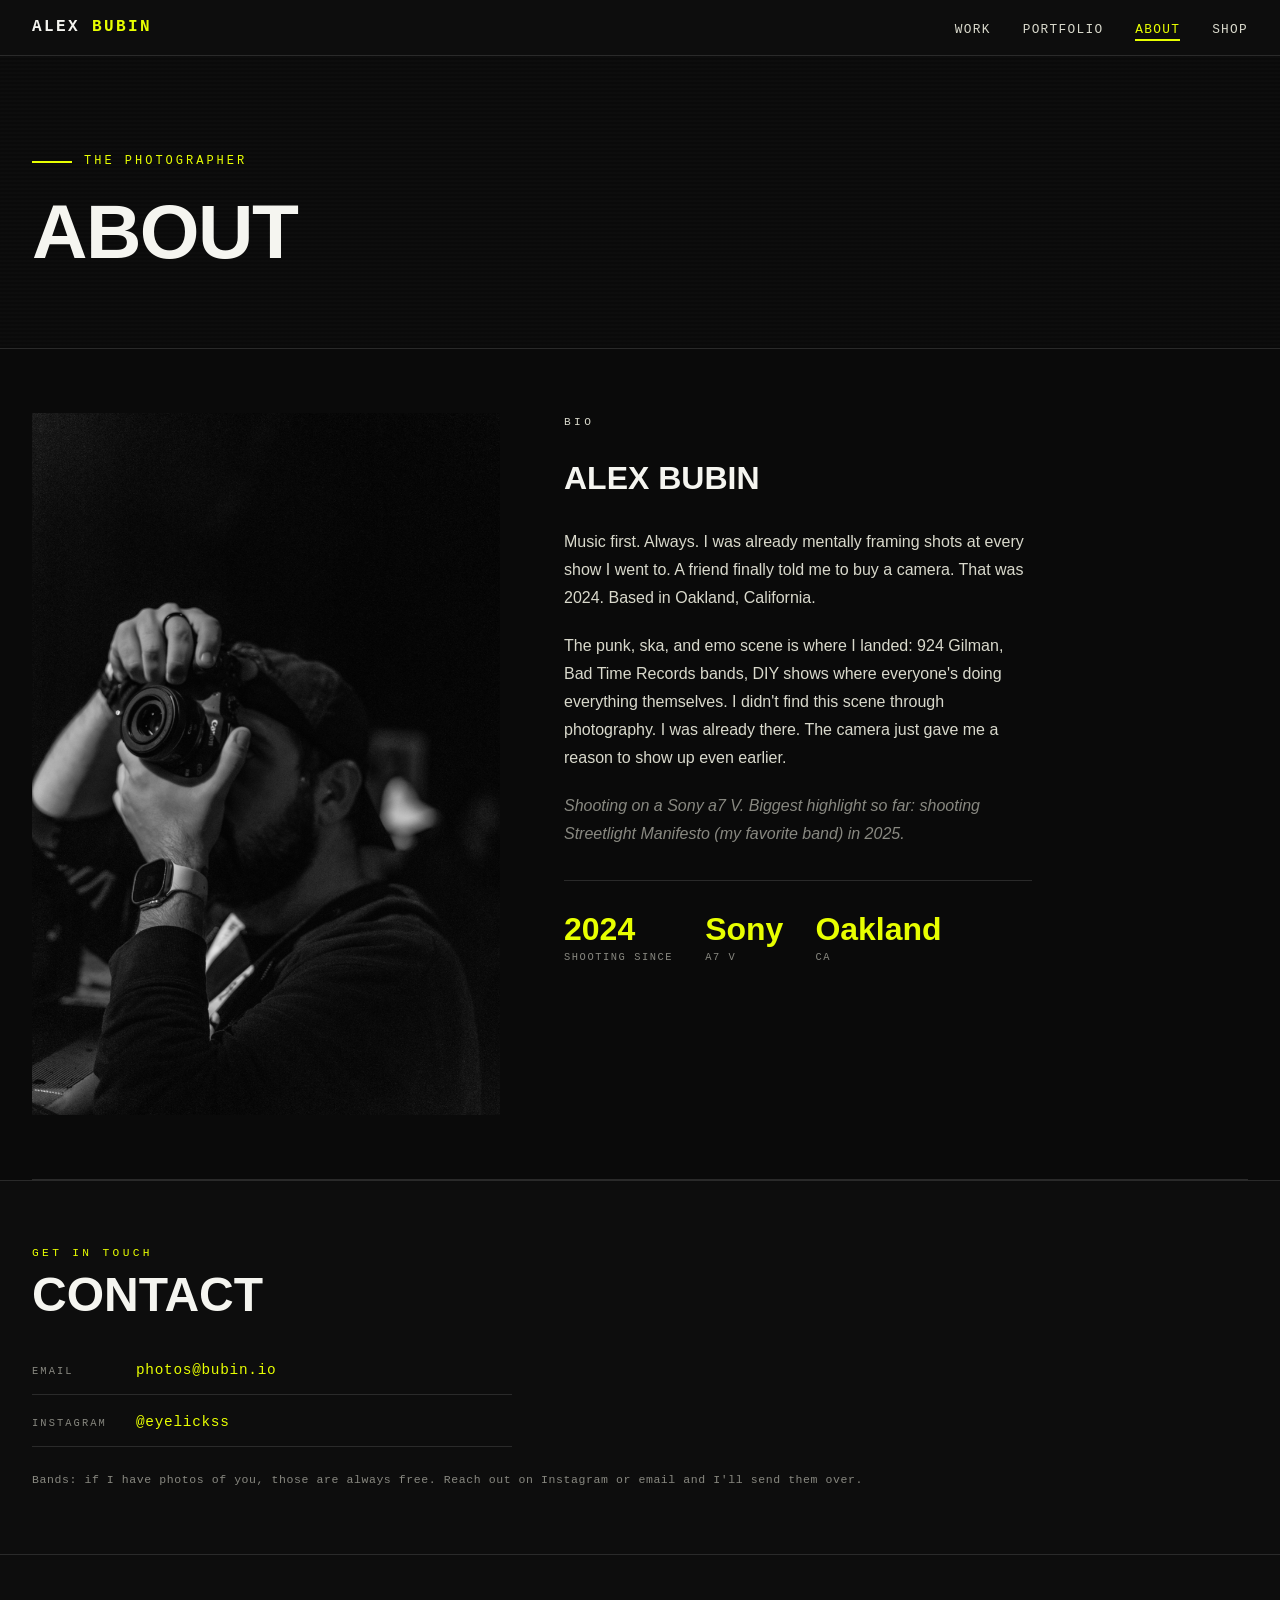
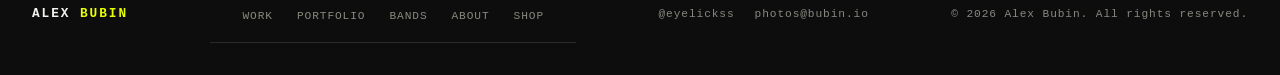
<file: about.html>
<!DOCTYPE html>
<html lang="en">
<head>
  <meta charset="UTF-8">
  <meta name="viewport" content="width=device-width, initial-scale=1.0">
  <meta name="description" content="About Alex Bubin | concert photographer shooting punk, ska, and emo at DIY venues across the Bay Area.">
  <title>About | Alex Bubin</title>
  <link rel="stylesheet" href="css/style.css">
</head>
<body>

  <!-- NAV -->
  <nav>
    <a class="nav-logo" href="index.html"><span class="nav-name-first">Alex</span> <span class="nav-name-last">Bubin</span></a>
    <button class="nav-toggle" aria-label="Menu"><span></span><span></span><span></span></button>
    <ul class="nav-links">
      <li><a href="index.html">Work</a></li>
      <li><a href="portfolio.html">Portfolio</a></li>
      <li><a href="about.html" class="active">About</a></li>
      <li><a href="shop.html">Shop</a></li>
    </ul>
  </nav>

  <!-- PAGE HEADER -->
  <header class="hero" style="padding-bottom: 3rem;">
    <p class="hero-eyebrow">The Photographer</p>
    <h1 style="font-size: clamp(2.5rem, 6vw, 5rem);">About</h1>
  </header>

  <!-- BIO SECTION -->
  <section>
    <div class="about-layout">

      <!-- ABOUT_PHOTO -->
      <div class="about-photo">
        <img src="images/web/alex-about.jpg" alt="Alex Bubin | concert photographer">
        <!-- <p class="about-photo-credit">Photo: [credit]</p> -->
      </div>

      <!-- Bio text -->
      <div class="about-text">
        <p class="section-label">Bio</p>
        <h2>Alex Bubin</h2>

        <p>
          Music first. Always. I was already mentally framing shots at every show
          I went to. A friend finally told me to buy a camera. That was 2024.
          Based in Oakland, California.
        </p>

        <p>
          The punk, ska, and emo scene is where I landed: 924 Gilman, Bad Time
          Records bands, DIY shows where everyone's doing everything themselves.
          I didn't find this scene through photography. I was already there.
          The camera just gave me a reason to show up even earlier.
        </p>

        <p>
          Shooting on a Sony a7 V. Biggest highlight so far: shooting Streetlight
          Manifesto (my favorite band) in 2025.
        </p>

        <div class="about-stats">
          <div class="stat">
            <span class="stat-num">2024</span>
            <span class="stat-label">Shooting Since</span>
          </div>
          <div class="stat">
            <span class="stat-num">Sony</span>
            <span class="stat-label">a7 V</span>
          </div>
          <div class="stat">
            <span class="stat-num">Oakland</span>
            <span class="stat-label">CA</span>
          </div>
        </div>
      </div>

    </div>
  </section>

  <hr class="divider" style="margin: 0 2rem;">

  <!-- CONTACT SECTION -->
  <section class="contact-section">
    <p class="section-label">Get In Touch</p>
    <h2 class="section-title">Contact</h2>
    <div class="contact-block">
      <div class="contact-item">
        <span class="contact-label">Email</span>
        <a href="mailto:photos@bubin.io" class="contact-link">photos@bubin.io</a>
      </div>
      <div class="contact-item">
        <span class="contact-label">Instagram</span>
        <a href="https://www.instagram.com/eyelickss" target="_blank" rel="noopener" class="contact-link">@eyelickss</a>
      </div>
    </div>
    <p style="font-family: var(--font-mono); font-size: 0.72rem; color: var(--grey); margin-top: 1.5rem; letter-spacing: 0.05em;">
      Bands: if I have photos of you, those are always free. Reach out on Instagram or email and I'll send them over.
    </p>
  </section>

  <!-- FOOTER -->
  <footer>
    <div class="footer-inner">
      <span class="footer-logo"><span class="nav-name-first">Alex</span> <span class="nav-name-last">Bubin</span></span>
      <nav>
        <ul class="footer-links">
          <li><a href="index.html">Work</a></li>
      <li><a href="portfolio.html">Portfolio</a></li>
      <li><a href="bands.html">Bands</a></li>
      <li><a href="about.html">About</a></li>
          <li><a href="shop.html">Shop</a></li>
        </ul>
      </nav>
      <div class="footer-social">
        <a href="https://www.instagram.com/eyelickss" target="_blank" rel="noopener">@eyelickss</a>
        <a href="mailto:photos@bubin.io">photos@bubin.io</a>
      </div>
      <p class="footer-copy">&copy; 2026 Alex Bubin. All rights reserved.</p>
    </div>
  </footer>

  <script src="js/nav.js"></script>
</body>
</html>
</file>
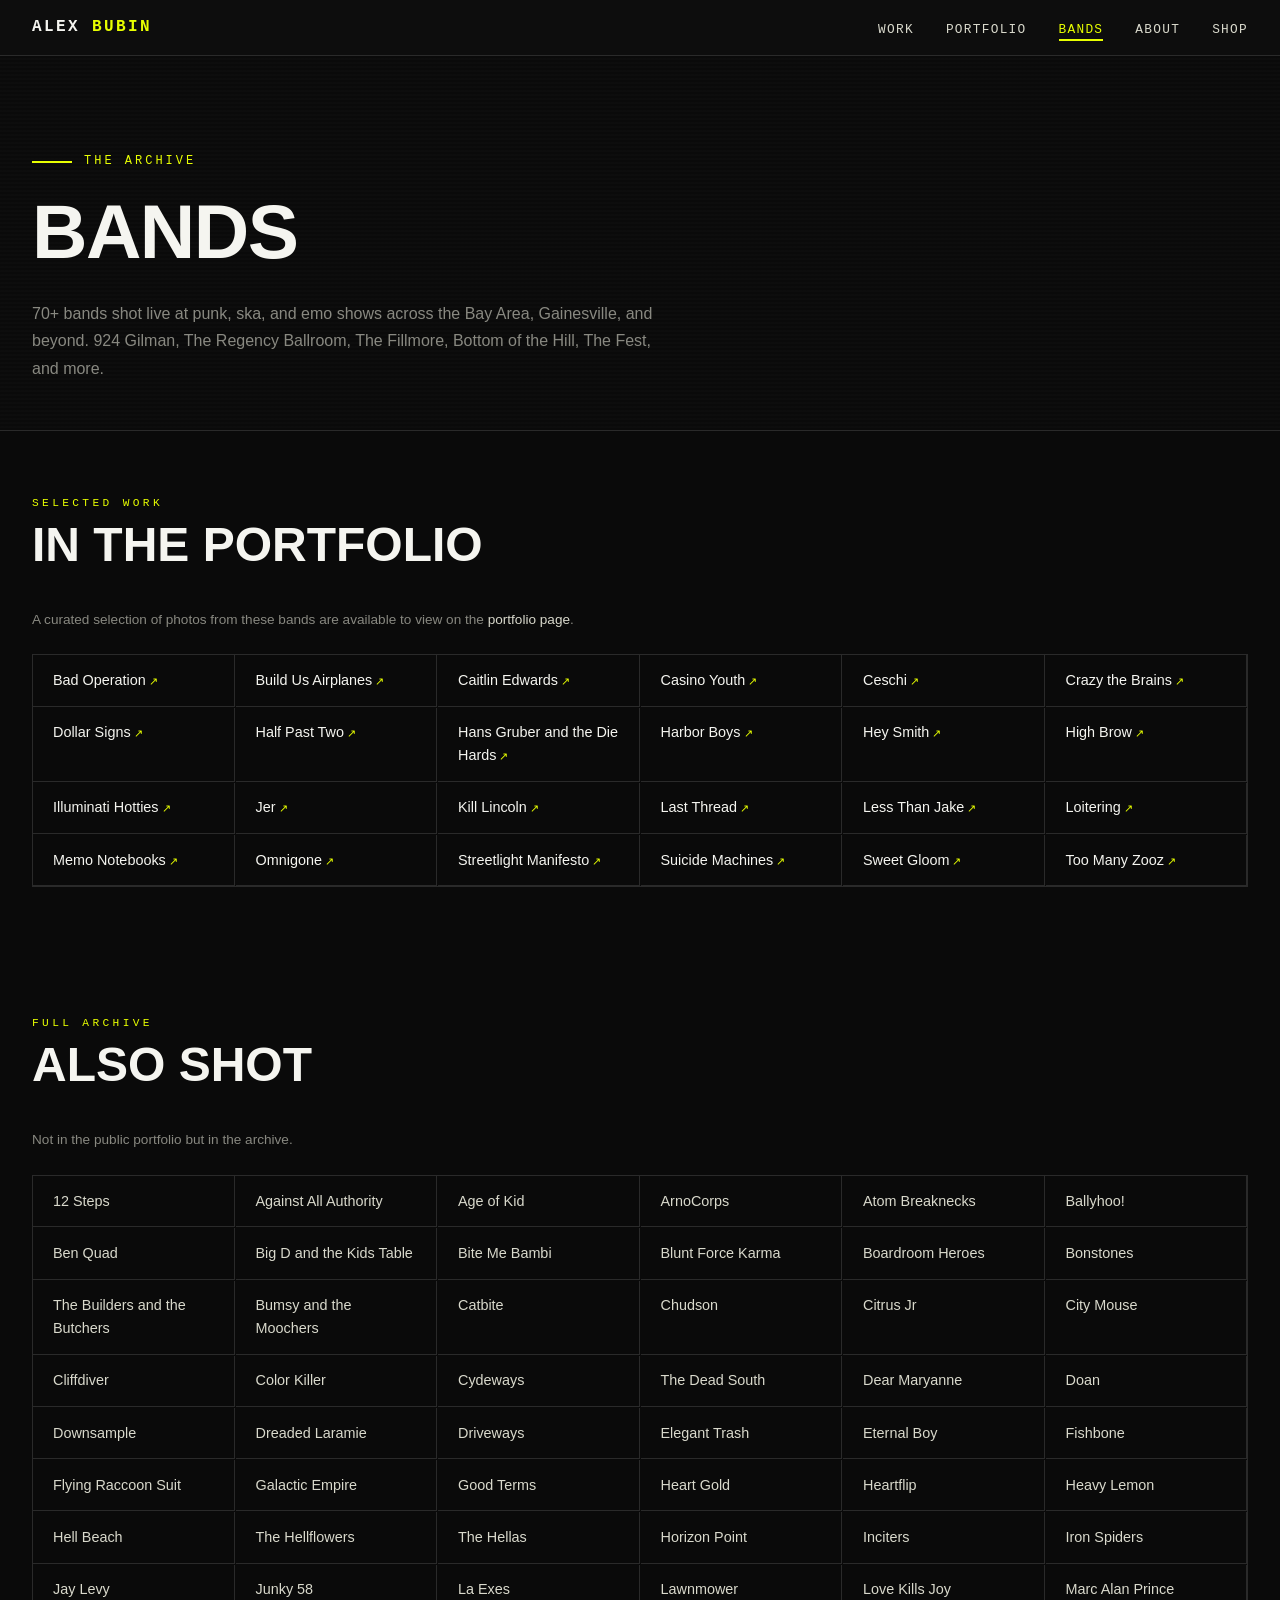
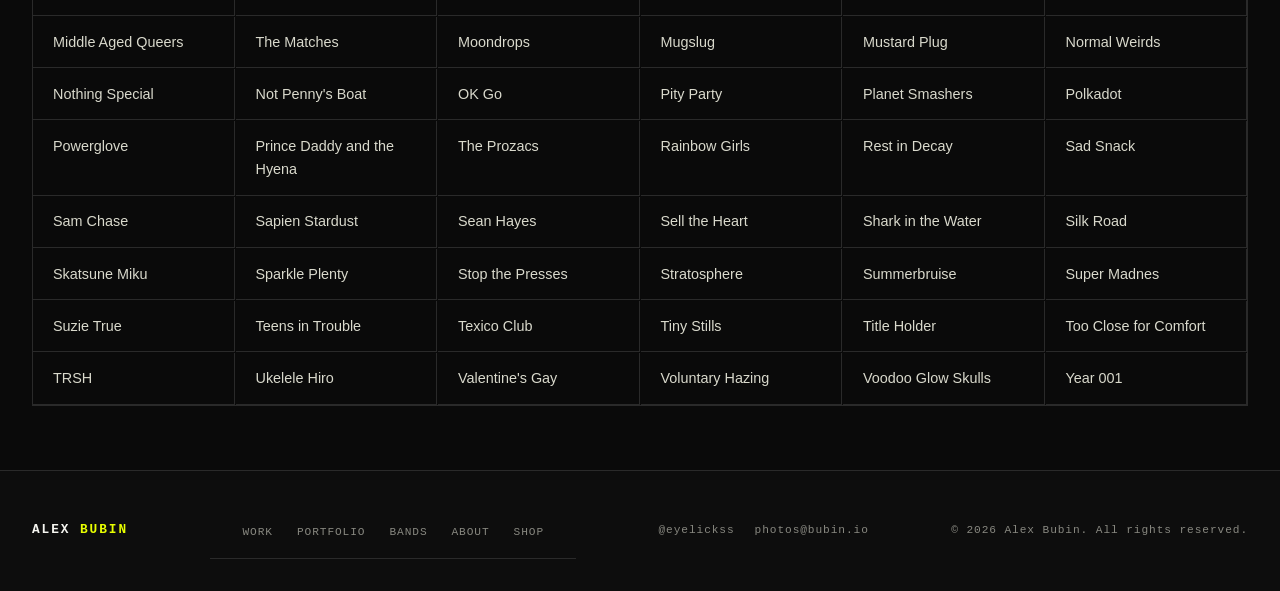
<file: bands.html>
<!DOCTYPE html>
<html lang="en">
<head>
  <meta charset="UTF-8">
  <meta name="viewport" content="width=device-width, initial-scale=1.0">
  <meta name="description" content="Concert photos by Alex Bubin. Streetlight Manifesto, Kill Lincoln, Jer, Less Than Jake, Bad Operation, Illuminati Hotties, Suicide Machines, OK Go, Fishbone, Mustard Plug, Catbite, Planet Smashers, Ballyhoo, Against All Authority, and 60+ more punk, ska, and emo bands shot live.">
  <title>Bands | Alex Bubin</title>
  <link rel="stylesheet" href="css/style.css">
  <style>
    .bands-intro {
      max-width: 640px;
      color: var(--grey);
      line-height: 1.7;
      margin-top: 1rem;
    }
    .bands-section {
      margin-top: 2.5rem;
    }
    .bands-section-label {
      font-family: var(--font-mono);
      font-size: 0.65rem;
      color: var(--grey);
      letter-spacing: 0.1em;
      text-transform: uppercase;
      margin-bottom: 1rem;
    }
    .bands-grid {
      display: grid;
      grid-template-columns: repeat(auto-fill, minmax(200px, 1fr));
      gap: 1px;
      border: 1px solid var(--border);
    }
    .band-item {
      padding: 0.85rem 1.25rem;
      color: var(--offwhite);
      font-size: 0.9rem;
      border-right: 1px solid var(--border);
      border-bottom: 1px solid var(--border);
    }
    .band-item.in-portfolio {
      color: var(--white);
      font-weight: 500;
    }
    .band-item.in-portfolio::after {
      content: " ↗";
      font-size: 0.7rem;
      color: var(--accent);
    }
    @media (max-width: 600px) {
      .bands-grid { grid-template-columns: 1fr 1fr; }
    }
  </style>
</head>
<body>

  <!-- NAV -->
  <nav>
    <a class="nav-logo" href="index.html"><span class="nav-name-first">Alex</span> <span class="nav-name-last">Bubin</span></a>
    <button class="nav-toggle" aria-label="Menu"><span></span><span></span><span></span></button>
    <ul class="nav-links">
      <li><a href="index.html">Work</a></li>
      <li><a href="portfolio.html">Portfolio</a></li>
      <li><a href="bands.html" class="active">Bands</a></li>
      <li><a href="about.html">About</a></li>
      <li><a href="shop.html">Shop</a></li>
    </ul>
  </nav>

  <!-- PAGE HEADER -->
  <header class="hero" style="padding-bottom: 3rem;">
    <p class="hero-eyebrow">The Archive</p>
    <h1 style="font-size: clamp(2.5rem, 6vw, 5rem);">Bands</h1>
    <p class="bands-intro">
      70+ bands shot live at punk, ska, and emo shows across the Bay Area, Gainesville, and beyond. 924 Gilman, The Regency Ballroom, The Fillmore, Bottom of the Hill, The Fest, and more.
    </p>
  </header>

  <!-- PORTFOLIO BANDS -->
  <section>
    <p class="section-label">Selected Work</p>
    <h2 class="section-title">In the Portfolio</h2>
    <p style="color: var(--grey); font-size: 0.85rem; margin-bottom: 1.5rem; line-height: 1.6;">A curated selection of photos from these bands are available to view on the <a href="portfolio.html" style="color: var(--offwhite);">portfolio page</a>.</p>

    <div class="bands-grid">
      <div class="band-item in-portfolio">Bad Operation</div>
      <div class="band-item in-portfolio">Build Us Airplanes</div>
      <div class="band-item in-portfolio">Caitlin Edwards</div>
      <div class="band-item in-portfolio">Casino Youth</div>
      <div class="band-item in-portfolio">Ceschi</div>
      <div class="band-item in-portfolio">Crazy the Brains</div>
      <div class="band-item in-portfolio">Dollar Signs</div>
      <div class="band-item in-portfolio">Half Past Two</div>
      <div class="band-item in-portfolio">Hans Gruber and the Die Hards</div>
      <div class="band-item in-portfolio">Harbor Boys</div>
      <div class="band-item in-portfolio">Hey Smith</div>
      <div class="band-item in-portfolio">High Brow</div>
      <div class="band-item in-portfolio">Illuminati Hotties</div>
      <div class="band-item in-portfolio">Jer</div>
      <div class="band-item in-portfolio">Kill Lincoln</div>
      <div class="band-item in-portfolio">Last Thread</div>
      <div class="band-item in-portfolio">Less Than Jake</div>
      <div class="band-item in-portfolio">Loitering</div>
      <div class="band-item in-portfolio">Memo Notebooks</div>
      <div class="band-item in-portfolio">Omnigone</div>
      <div class="band-item in-portfolio">Streetlight Manifesto</div>
      <div class="band-item in-portfolio">Suicide Machines</div>
      <div class="band-item in-portfolio">Sweet Gloom</div>
      <div class="band-item in-portfolio">Too Many Zooz</div>
    </div>
  </section>

  <!-- FULL ARCHIVE -->
  <section>
    <p class="section-label">Full Archive</p>
    <h2 class="section-title">Also Shot</h2>
    <p style="color: var(--grey); font-size: 0.85rem; margin-bottom: 1.5rem; line-height: 1.6;">Not in the public portfolio but in the archive.</p>

    <div class="bands-grid">
      <div class="band-item">12 Steps</div>
      <div class="band-item">Against All Authority</div>
      <div class="band-item">Age of Kid</div>
      <div class="band-item">ArnoCorps</div>
      <div class="band-item">Atom Breaknecks</div>
      <div class="band-item">Ballyhoo!</div>
      <div class="band-item">Ben Quad</div>
      <div class="band-item">Big D and the Kids Table</div>
      <div class="band-item">Bite Me Bambi</div>
      <div class="band-item">Blunt Force Karma</div>
      <div class="band-item">Boardroom Heroes</div>
      <div class="band-item">Bonstones</div>
      <div class="band-item">The Builders and the Butchers</div>
      <div class="band-item">Bumsy and the Moochers</div>
      <div class="band-item">Catbite</div>
      <div class="band-item">Chudson</div>
      <div class="band-item">Citrus Jr</div>
      <div class="band-item">City Mouse</div>
      <div class="band-item">Cliffdiver</div>
      <div class="band-item">Color Killer</div>
      <div class="band-item">Cydeways</div>
      <div class="band-item">The Dead South</div>
      <div class="band-item">Dear Maryanne</div>
      <div class="band-item">Doan</div>
      <div class="band-item">Downsample</div>
      <div class="band-item">Dreaded Laramie</div>
      <div class="band-item">Driveways</div>
      <div class="band-item">Elegant Trash</div>
      <div class="band-item">Eternal Boy</div>
      <div class="band-item">Fishbone</div>
      <div class="band-item">Flying Raccoon Suit</div>
      <div class="band-item">Galactic Empire</div>
      <div class="band-item">Good Terms</div>
      <div class="band-item">Heart Gold</div>
      <div class="band-item">Heartflip</div>
      <div class="band-item">Heavy Lemon</div>
      <div class="band-item">Hell Beach</div>
      <div class="band-item">The Hellflowers</div>
      <div class="band-item">The Hellas</div>
      <div class="band-item">Horizon Point</div>
      <div class="band-item">Inciters</div>
      <div class="band-item">Iron Spiders</div>
      <div class="band-item">Jay Levy</div>
      <div class="band-item">Junky 58</div>
      <div class="band-item">La Exes</div>
      <div class="band-item">Lawnmower</div>
      <div class="band-item">Love Kills Joy</div>
      <div class="band-item">Marc Alan Prince</div>
      <div class="band-item">Middle Aged Queers</div>
      <div class="band-item">The Matches</div>
      <div class="band-item">Moondrops</div>
      <div class="band-item">Mugslug</div>
      <div class="band-item">Mustard Plug</div>
      <div class="band-item">Normal Weirds</div>
      <div class="band-item">Nothing Special</div>
      <div class="band-item">Not Penny's Boat</div>
      <div class="band-item">OK Go</div>
      <div class="band-item">Pity Party</div>
      <div class="band-item">Planet Smashers</div>
      <div class="band-item">Polkadot</div>
      <div class="band-item">Powerglove</div>
      <div class="band-item">Prince Daddy and the Hyena</div>
      <div class="band-item">The Prozacs</div>
      <div class="band-item">Rainbow Girls</div>
      <div class="band-item">Rest in Decay</div>
      <div class="band-item">Sad Snack</div>
      <div class="band-item">Sam Chase</div>
      <div class="band-item">Sapien Stardust</div>
      <div class="band-item">Sean Hayes</div>
      <div class="band-item">Sell the Heart</div>
      <div class="band-item">Shark in the Water</div>
      <div class="band-item">Silk Road</div>
      <div class="band-item">Skatsune Miku</div>
      <div class="band-item">Sparkle Plenty</div>
      <div class="band-item">Stop the Presses</div>
      <div class="band-item">Stratosphere</div>
      <div class="band-item">Summerbruise</div>
      <div class="band-item">Super Madnes</div>
      <div class="band-item">Suzie True</div>
      <div class="band-item">Teens in Trouble</div>
      <div class="band-item">Texico Club</div>
      <div class="band-item">Tiny Stills</div>
      <div class="band-item">Title Holder</div>
      <div class="band-item">Too Close for Comfort</div>
      <div class="band-item">TRSH</div>
      <div class="band-item">Ukelele Hiro</div>
      <div class="band-item">Valentine's Gay</div>
      <div class="band-item">Voluntary Hazing</div>
      <div class="band-item">Voodoo Glow Skulls</div>
      <div class="band-item">Year 001</div>
    </div>
  </section>

  <!-- FOOTER -->
  <footer>
    <div class="footer-inner">
      <span class="footer-logo"><span class="nav-name-first">Alex</span> <span class="nav-name-last">Bubin</span></span>
      <nav>
        <ul class="footer-links">
          <li><a href="index.html">Work</a></li>
          <li><a href="portfolio.html">Portfolio</a></li>
          <li><a href="bands.html">Bands</a></li>
          <li><a href="about.html">About</a></li>
          <li><a href="shop.html">Shop</a></li>
        </ul>
      </nav>
      <div class="footer-social">
        <a href="https://www.instagram.com/eyelickss" target="_blank" rel="noopener">@eyelickss</a>
        <a href="mailto:photos@bubin.io">photos@bubin.io</a>
      </div>
      <p class="footer-copy">&copy; 2026 Alex Bubin. All rights reserved.</p>
    </div>
  </footer>

  <script src="js/nav.js"></script>
</body>
</html>
</file>
<file: css/style.css>
/* ============================================
   ALEX BUBIN | Concert Photography
   Zine meets portfolio. Dark. High contrast.
   ============================================ */

:root {
  --black: #0a0a0a;
  --dark: #111111;
  --darker: #0d0d0d;
  --white: #f5f5f0;
  --offwhite: #d9d9cc;
  --grey: #888880;
  --accent: #e8ff00;       /* neon yellow-green | zine energy */
  --accent2: #ff2d55;      /* hot pink for hover/secondary */
  --border: #2a2a2a;
  --font-mono: 'Courier New', Courier, monospace;
  --font-sans: 'Helvetica Neue', Helvetica, Arial, sans-serif;
}

*, *::before, *::after {
  box-sizing: border-box;
  margin: 0;
  padding: 0;
}

html {
  scroll-behavior: smooth;
}

body {
  background-color: var(--black);
  color: var(--white);
  font-family: var(--font-sans);
  font-size: 16px;
  line-height: 1.6;
  min-height: 100vh;
  display: flex;
  flex-direction: column;
}

a {
  color: var(--accent);
  text-decoration: none;
  transition: color 0.15s ease;
}

a:hover {
  color: var(--accent2);
}

img {
  max-width: 100%;
  display: block;
}

/* ============================================
   NAVIGATION
   ============================================ */

nav {
  position: sticky;
  top: 0;
  z-index: 100;
  background-color: var(--darker);
  border-bottom: 1px solid var(--border);
  padding: 0 2rem;
  display: flex;
  align-items: center;
  justify-content: space-between;
  height: 56px;
}

.nav-logo {
  font-family: var(--font-mono);
  font-size: 1rem;
  font-weight: bold;
  letter-spacing: 0.15em;
  text-transform: uppercase;
}

.nav-name-first {
  color: var(--white);
}

.nav-name-last {
  color: var(--accent);
}



.nav-links {
  list-style: none;
  display: flex;
  gap: 2rem;
}

.nav-links a {
  font-family: var(--font-mono);
  font-size: 0.8rem;
  color: var(--offwhite);
  letter-spacing: 0.1em;
  text-transform: uppercase;
  border-bottom: 2px solid transparent;
  padding-bottom: 2px;
  transition: color 0.15s, border-color 0.15s;
}

.nav-links a:hover,
.nav-links a.active {
  color: var(--accent);
  border-color: var(--accent);
}

/* ============================================
   HERO
   ============================================ */

.hero {
  position: relative;
  padding: 6rem 2rem 5rem;
  border-bottom: 1px solid var(--border);
  overflow: hidden;
}

/* Hero with background photo */
.hero-bg {
  padding: 8rem 2rem 7rem;
  min-height: 80vh;
  display: flex;
  align-items: center;
}

.hero-bg-img {
  position: absolute;
  inset: 0;
  background-size: cover;
  background-position: center 20%;
  background-repeat: no-repeat;
  z-index: 0;
}

.hero-bg-overlay {
  position: absolute;
  inset: 0;
  background: linear-gradient(
    to right,
    rgba(10, 10, 10, 0.88) 0%,
    rgba(10, 10, 10, 0.70) 50%,
    rgba(10, 10, 10, 0.30) 100%
  );
  z-index: 1;
}

.hero-bg .hero-inner {
  position: relative;
  z-index: 2;
}

.hero::before {
  content: '';
  position: absolute;
  inset: 0;
  background:
    repeating-linear-gradient(
      0deg,
      transparent,
      transparent 2px,
      rgba(255,255,255,0.012) 2px,
      rgba(255,255,255,0.012) 4px
    );
  pointer-events: none;
  z-index: 3;
}

/* Two-tone name in hero */
.hero-name {
  display: block;
  font-size: clamp(1.2rem, 3vw, 2rem);
  font-weight: 900;
  letter-spacing: 0.08em;
  text-transform: uppercase;
  margin-bottom: 0.25rem;
  line-height: 1;
}

.hero-name::first-word {
  color: var(--white);
}

/* Two-tone: "Alex" white, "Bubin" yellow */
.hero-name .name-first { color: var(--white); }
.hero-name .name-last  { color: var(--accent); }

.hero-inner {
  max-width: 900px;
}

.hero-eyebrow {
  font-family: var(--font-mono);
  font-size: 0.75rem;
  letter-spacing: 0.25em;
  text-transform: uppercase;
  color: var(--accent);
  margin-bottom: 1.5rem;
  display: flex;
  align-items: center;
  gap: 0.75rem;
}

.hero-eyebrow::before {
  content: '';
  display: inline-block;
  width: 40px;
  height: 2px;
  background: var(--accent);
}

.hero h1 {
  font-family: var(--font-sans);
  font-size: clamp(3rem, 8vw, 7rem);
  font-weight: 900;
  line-height: 0.95;
  letter-spacing: -0.02em;
  text-transform: uppercase;
  color: var(--white);
  margin-bottom: 2rem;
}

.hero h1 em {
  font-style: normal;
  color: var(--accent);
  display: block;
}

.hero-sub {
  font-size: 1.1rem;
  color: var(--grey);
  max-width: 540px;
  line-height: 1.7;
  margin-bottom: 2.5rem;
}

.btn {
  display: inline-block;
  font-family: var(--font-mono);
  font-size: 0.8rem;
  letter-spacing: 0.15em;
  text-transform: uppercase;
  padding: 0.8rem 1.8rem;
  border: 2px solid var(--accent);
  color: var(--black);
  background: var(--accent);
  cursor: pointer;
  transition: background 0.15s, color 0.15s, border-color 0.15s;
}

.btn:hover {
  background: transparent;
  color: var(--accent);
}

.btn-outline {
  background: transparent;
  color: var(--accent);
  margin-left: 1rem;
}

.btn-outline:hover {
  background: var(--accent);
  color: var(--black);
}

.btn-accent2 {
  border-color: var(--accent2);
  background: var(--accent2);
  color: var(--white);
}

.btn-accent2:hover {
  background: transparent;
  color: var(--accent2);
}

/* ============================================
   SECTION COMMONS
   ============================================ */

section {
  padding: 4rem 2rem;
}

.section-label {
  font-family: var(--font-mono);
  font-size: 0.7rem;
  letter-spacing: 0.3em;
  text-transform: uppercase;
  color: var(--accent);
  margin-bottom: 0.5rem;
}

.section-title {
  font-size: clamp(1.8rem, 4vw, 3rem);
  font-weight: 900;
  text-transform: uppercase;
  line-height: 1;
  margin-bottom: 2.5rem;
  color: var(--white);
}

/* ============================================
   PHOTO GRID
   ============================================ */

.grid-section {
  background: var(--darker);
  border-top: 1px solid var(--border);
}

.photo-grid {
  display: grid;
  grid-template-columns: repeat(auto-fill, minmax(280px, 1fr));
  gap: 3px;
  margin-top: 0;
}

.photo-grid-header {
  display: flex;
  align-items: flex-end;
  justify-content: space-between;
  margin-bottom: 1.5rem;
  gap: 1rem;
  flex-wrap: wrap;
}

.photo-placeholder {
  aspect-ratio: 3/2;
  background: var(--border);
  position: relative;
  overflow: hidden;
  cursor: pointer;
}

.photo-placeholder::after {
  content: attr(data-label);
  position: absolute;
  bottom: 0;
  left: 0;
  right: 0;
  padding: 0.5rem 0.75rem;
  background: linear-gradient(transparent, rgba(0,0,0,0.8));
  font-family: var(--font-mono);
  font-size: 0.65rem;
  letter-spacing: 0.1em;
  color: var(--grey);
  text-transform: uppercase;
  opacity: 0;
  transition: opacity 0.2s;
}

.photo-placeholder:hover::after {
  opacity: 1;
}

.photo-placeholder:hover {
  outline: 2px solid var(--accent);
  outline-offset: -2px;
}

/* Varied placeholder backgrounds for visual interest */
.photo-placeholder:nth-child(1) { background: #1a1a1a; }
.photo-placeholder:nth-child(2) { background: #161616; }
.photo-placeholder:nth-child(3) { background: #1d1d1d; }
.photo-placeholder:nth-child(4) { background: #131313; }
.photo-placeholder:nth-child(5) { background: #1a1a1a; }
.photo-placeholder:nth-child(6) { background: #181818; }
.photo-placeholder:nth-child(7) { background: #151515; }
.photo-placeholder:nth-child(8) { background: #1c1c1c; }
.photo-placeholder:nth-child(9) { background: #141414; }

/* Fake grain/texture on placeholders */
.photo-placeholder::before {
  content: '';
  position: absolute;
  inset: 0;
  background-image:
    radial-gradient(ellipse 60% 80% at 30% 40%, rgba(255,255,255,0.04) 0%, transparent 70%),
    radial-gradient(ellipse 40% 60% at 70% 60%, rgba(255,255,255,0.02) 0%, transparent 60%);
}

/* Real photo items */
.photo-item {
  aspect-ratio: 3/2;
  position: relative;
  overflow: hidden;
  cursor: pointer;
  background: var(--border);
}

.photo-item img {
  width: 100%;
  height: 100%;
  object-fit: cover;
  display: block;
  transition: transform 0.3s ease;
}

.photo-item:hover img {
  transform: scale(1.03);
}

.photo-overlay {
  position: absolute;
  bottom: 0;
  left: 0;
  right: 0;
  padding: 1.5rem 0.75rem 0.6rem;
  background: linear-gradient(transparent, rgba(0,0,0,0.85));
  display: flex;
  flex-direction: column;
  gap: 0.15rem;
  opacity: 0;
  transition: opacity 0.2s ease;
}

.photo-item:hover .photo-overlay {
  opacity: 1;
}

.photo-item:hover {
  outline: 2px solid var(--accent);
  outline-offset: -2px;
}

.overlay-band {
  font-family: var(--font-mono);
  font-size: 0.75rem;
  font-weight: bold;
  letter-spacing: 0.1em;
  text-transform: uppercase;
  color: var(--accent);
}

.overlay-show {
  font-family: var(--font-mono);
  font-size: 0.62rem;
  letter-spacing: 0.08em;
  text-transform: uppercase;
  color: var(--grey);
}

/* ============================================
   ABOUT PAGE
   ============================================ */

.about-layout {
  display: grid;
  grid-template-columns: 1fr 1fr;
  gap: 4rem;
  max-width: 1000px;
  align-items: start;
}

.about-photo-placeholder {
  aspect-ratio: 4/5;
  background: var(--border);
  position: relative;
  overflow: hidden;
}

.about-photo-placeholder::before {
  content: '';
  position: absolute;
  inset: 0;
  background: radial-gradient(ellipse at 40% 30%, rgba(255,255,255,0.05), transparent 70%);
}

.about-photo-placeholder::after {
  content: '[ photo coming soon ]';
  position: absolute;
  bottom: 1rem;
  left: 1rem;
  font-family: var(--font-mono);
  font-size: 0.65rem;
  color: var(--grey);
  letter-spacing: 0.1em;
}

.about-photo {
  position: relative;
  overflow: hidden;
}

.about-photo img {
  width: 100%;
  height: 100%;
  object-fit: cover;
  display: block;
}

.about-photo-credit {
  font-family: var(--font-mono);
  font-size: 0.65rem;
  color: var(--grey);
  letter-spacing: 0.08em;
  margin-top: 0.5rem;
  text-align: right;
}

.about-text h2 {
  font-size: 2rem;
  font-weight: 900;
  text-transform: uppercase;
  margin-bottom: 1.5rem;
}

.about-text p {
  color: var(--offwhite);
  margin-bottom: 1.25rem;
  line-height: 1.75;
}

.about-text p:last-of-type {
  color: var(--grey);
  font-style: italic;
}

.about-stats {
  display: flex;
  gap: 2rem;
  margin-top: 2rem;
  padding-top: 2rem;
  border-top: 1px solid var(--border);
}

.stat {
  display: flex;
  flex-direction: column;
}

.stat-num {
  font-size: 2rem;
  font-weight: 900;
  color: var(--accent);
  line-height: 1;
}

.stat-label {
  font-family: var(--font-mono);
  font-size: 0.65rem;
  letter-spacing: 0.15em;
  text-transform: uppercase;
  color: var(--grey);
  margin-top: 0.25rem;
}

/* ============================================
   LICENSING PAGE
   ============================================ */

.licensing-intro {
  max-width: 680px;
  margin-bottom: 3rem;
}

.licensing-intro p {
  color: var(--offwhite);
  line-height: 1.75;
  margin-bottom: 1rem;
}

.usage-types {
  display: grid;
  grid-template-columns: 1fr 1fr;
  gap: 1.5rem;
  max-width: 800px;
  margin-bottom: 4rem;
}

.usage-card {
  background: var(--dark);
  border: 1px solid var(--border);
  padding: 1.5rem;
}

.usage-card h3 {
  font-family: var(--font-mono);
  font-size: 0.8rem;
  letter-spacing: 0.2em;
  text-transform: uppercase;
  color: var(--accent);
  margin-bottom: 0.75rem;
}

.usage-card p {
  font-size: 0.9rem;
  color: var(--offwhite);
  line-height: 1.65;
}

.tiers-title {
  font-size: clamp(1.5rem, 3vw, 2.5rem);
  font-weight: 900;
  text-transform: uppercase;
  margin-bottom: 2rem;
  color: var(--white);
}

.pricing-grid {
  display: grid;
  grid-template-columns: repeat(3, 1fr);
  gap: 1.5px;
  max-width: 900px;
  margin-bottom: 4rem;
  background: var(--border);
}

.tier-card {
  background: var(--dark);
  padding: 2rem 1.75rem;
  display: flex;
  flex-direction: column;
  gap: 1rem;
  position: relative;
  transition: background 0.2s;
}

.tier-card:hover {
  background: #161616;
}

.tier-card.featured {
  background: #141414;
  border-top: 3px solid var(--accent);
}

.tier-tag {
  font-family: var(--font-mono);
  font-size: 0.65rem;
  letter-spacing: 0.25em;
  text-transform: uppercase;
  color: var(--grey);
}

.tier-card.featured .tier-tag {
  color: var(--accent);
}

.tier-name {
  font-size: 1.3rem;
  font-weight: 900;
  text-transform: uppercase;
  color: var(--white);
  line-height: 1;
}

.tier-price {
  font-size: 2.5rem;
  font-weight: 900;
  color: var(--accent);
  line-height: 1;
}

.tier-price sup {
  font-size: 1rem;
  vertical-align: super;
}

.tier-price .plus {
  font-size: 1.5rem;
}

.tier-desc {
  font-size: 0.875rem;
  color: var(--offwhite);
  line-height: 1.65;
  flex: 1;
}

.tier-features {
  list-style: none;
  display: flex;
  flex-direction: column;
  gap: 0.4rem;
}

.tier-features li {
  font-family: var(--font-mono);
  font-size: 0.72rem;
  color: var(--grey);
  letter-spacing: 0.05em;
  display: flex;
  align-items: flex-start;
  gap: 0.5rem;
}

.tier-features li::before {
  content: '→';
  color: var(--accent);
  flex-shrink: 0;
}

.cta-block {
  background: var(--dark);
  border: 1px solid var(--border);
  border-left: 4px solid var(--accent);
  padding: 2.5rem;
  max-width: 680px;
  margin-bottom: 3rem;
}

.cta-block h3 {
  font-size: 1.3rem;
  font-weight: 900;
  text-transform: uppercase;
  margin-bottom: 0.75rem;
}

.cta-block p {
  color: var(--offwhite);
  margin-bottom: 1.5rem;
  line-height: 1.7;
}

.cta-email {
  font-family: var(--font-mono);
  font-size: 1rem;
  color: var(--accent);
  border-bottom: 1px dashed var(--accent);
}

/* ============================================
   FOOTER
   ============================================ */

footer {
  margin-top: auto;
  background: var(--darker);
  border-top: 1px solid var(--border);
  padding: 2rem;
}

.footer-inner {
  display: flex;
  align-items: center;
  justify-content: space-between;
  flex-wrap: wrap;
  gap: 1rem;
}

.footer-logo {
  font-family: var(--font-mono);
  font-size: 0.8rem;
  font-weight: bold;
  letter-spacing: 0.15em;
  text-transform: uppercase;
  color: var(--accent);
}

.footer-copy {
  font-family: var(--font-mono);
  font-size: 0.7rem;
  color: var(--grey);
  letter-spacing: 0.08em;
}

.footer-links {
  list-style: none;
  display: flex;
  gap: 1.5rem;
}

.footer-links a {
  font-family: var(--font-mono);
  font-size: 0.7rem;
  color: var(--grey);
  letter-spacing: 0.08em;
  text-transform: uppercase;
}

.footer-links a:hover {
  color: var(--accent);
}

.footer-social {
  display: flex;
  gap: 1.25rem;
  align-items: center;
}

.footer-social a {
  font-family: var(--font-mono);
  font-size: 0.7rem;
  color: var(--grey);
  letter-spacing: 0.08em;
  text-transform: lowercase;
  transition: color 0.15s;
}

.footer-social a:hover {
  color: var(--accent);
}

/* ============================================
   CONTACT SECTION
   ============================================ */

.contact-section {
  background: var(--darker);
  border-top: 1px solid var(--border);
}

.contact-block {
  display: flex;
  flex-direction: column;
  gap: 1rem;
  max-width: 480px;
  margin-top: 1.5rem;
}

.contact-item {
  display: flex;
  align-items: baseline;
  gap: 1.5rem;
  padding-bottom: 0.75rem;
  border-bottom: 1px solid var(--border);
}

.contact-label {
  font-family: var(--font-mono);
  font-size: 0.65rem;
  letter-spacing: 0.2em;
  text-transform: uppercase;
  color: var(--grey);
  min-width: 80px;
}

.contact-link {
  font-family: var(--font-mono);
  font-size: 0.9rem;
  color: var(--accent);
  letter-spacing: 0.05em;
  transition: color 0.15s;
}

.contact-link:hover {
  color: var(--accent2);
}

/* ============================================
   UTILITY
   ============================================ */

.container {
  max-width: 1200px;
  width: 100%;
}

.divider {
  border: none;
  border-top: 1px solid var(--border);
  margin: 3rem 0;
}

.text-accent { color: var(--accent); }
.text-grey { color: var(--grey); }
.mono { font-family: var(--font-mono); }

/* ============================================
   HAMBURGER TOGGLE
   ============================================ */

.nav-toggle {
  display: none;
  background: none;
  border: none;
  cursor: pointer;
  padding: 0.5rem;
  z-index: 110;
}

.nav-toggle span {
  display: block;
  width: 22px;
  height: 2px;
  background: var(--white);
  margin: 5px 0;
  transition: transform 0.25s ease, opacity 0.2s ease;
}

.nav-toggle.open span:nth-child(1) {
  transform: translateY(7px) rotate(45deg);
}

.nav-toggle.open span:nth-child(2) {
  opacity: 0;
}

.nav-toggle.open span:nth-child(3) {
  transform: translateY(-7px) rotate(-45deg);
}

/* ============================================
   RESPONSIVE
   ============================================ */

@media (max-width: 768px) {
  .nav-toggle {
    display: block;
  }

  nav {
    padding: 0 1rem;
  }

  .nav-links {
    position: fixed;
    top: 56px;
    left: 0;
    right: 0;
    bottom: 0;
    background: var(--darker);
    flex-direction: column;
    align-items: center;
    justify-content: center;
    gap: 2rem;
    transform: translateY(-100%);
    opacity: 0;
    pointer-events: none;
    transition: transform 0.3s ease, opacity 0.3s ease;
    z-index: 99;
  }

  .nav-links.open {
    transform: translateY(0);
    opacity: 1;
    pointer-events: auto;
  }

  .nav-links a {
    font-size: 1rem;
  }

  .hero {
    padding: 4rem 1.25rem 3.5rem;
  }

  .hero-bg {
    min-height: 60vh;
    padding: 5rem 1.25rem 4rem;
  }

  section {
    padding: 3rem 1.25rem;
  }

  .about-layout {
    grid-template-columns: 1fr;
    gap: 2rem;
  }

  .about-photo-placeholder {
    aspect-ratio: 16/9;
  }

  .pricing-grid {
    grid-template-columns: 1fr;
    gap: 1px;
  }

  .usage-types {
    grid-template-columns: 1fr;
  }

  .footer-inner {
    flex-direction: column;
    align-items: flex-start;
  }

  .footer-links {
    flex-direction: column;
    gap: 0.75rem;
  }

  .btn-outline {
    margin-left: 0;
    margin-top: 0.75rem;
  }

  .hero-actions {
    display: flex;
    flex-direction: column;
    align-items: flex-start;
    gap: 0.75rem;
  }

  .hero-actions .btn-outline {
    margin-left: 0;
  }
}

@media (max-width: 480px) {
  .photo-grid {
    grid-template-columns: 1fr;
  }

  .about-stats {
    flex-wrap: wrap;
    gap: 1.5rem;
  }
}
</file>
